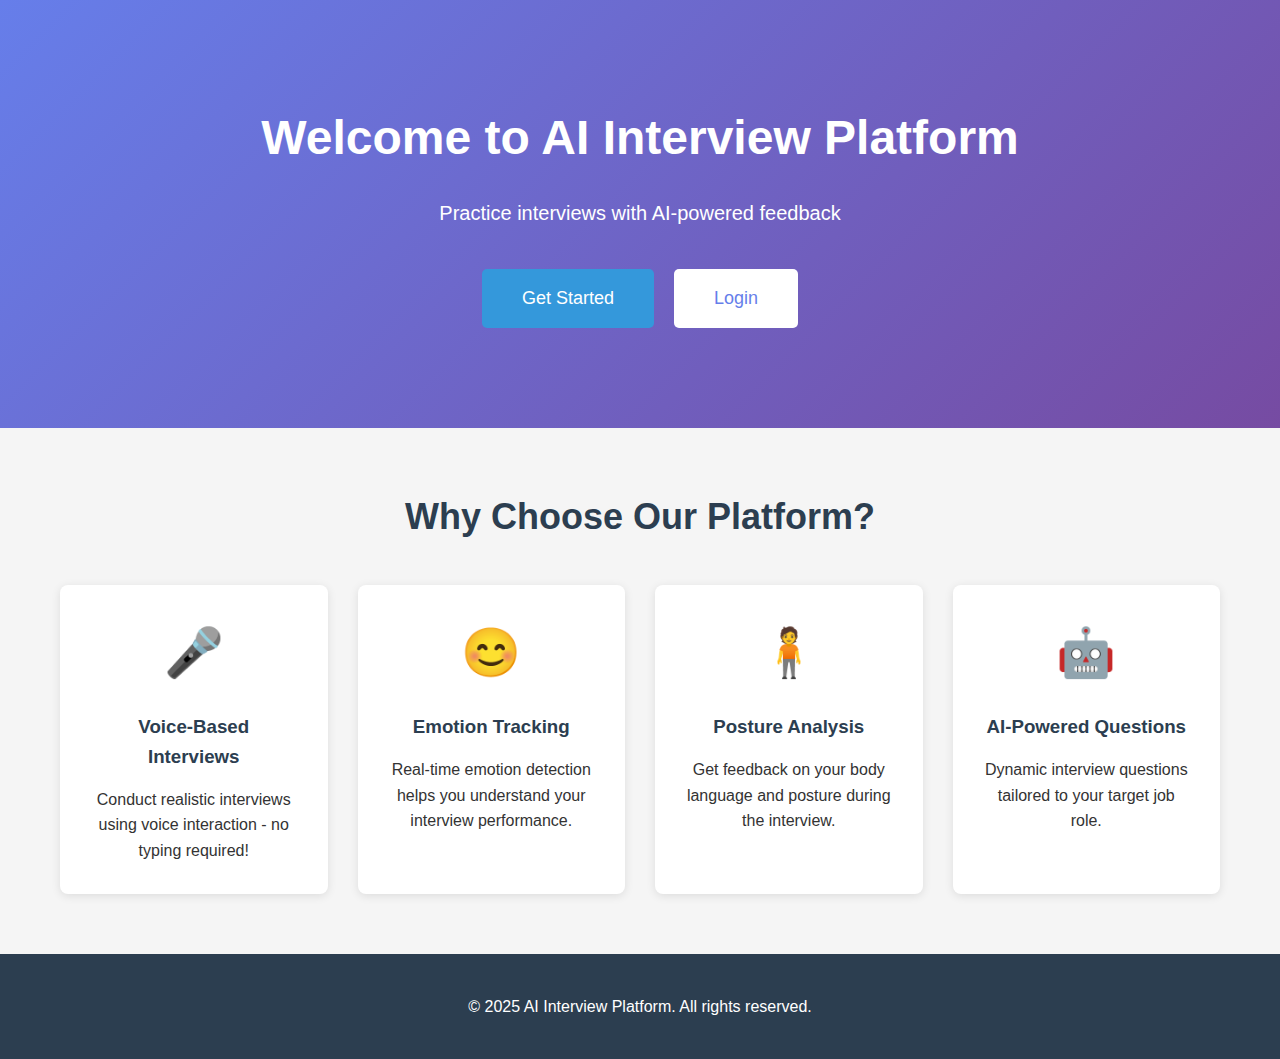
<file: frontend/index.html>
<!DOCTYPE html>
<html lang="en">
<head>
    <meta charset="UTF-8">
    <meta name="viewport" content="width=device-width, initial-scale=1.0">
    <title>AI Interview Platform</title>
    <link rel="stylesheet" href="css/styles.css">
</head>
<body>
    <!-- Hero Section -->
    <section class="hero">
        <h1>Welcome to AI Interview Platform</h1>
        <p>Practice interviews with AI-powered feedback</p>
        <div class="hero-buttons">
            <a href="signup.html" class="btn-primary">Get Started</a>
            <a href="login.html" class="btn-secondary">Login</a>
        </div>
    </section>

    <!-- Features Section -->
    <section class="features">
        <h2>Why Choose Our Platform?</h2>
        <div class="feature-grid">
            <div class="feature-card">
                <div class="feature-icon">🎤</div>
                <h3>Voice-Based Interviews</h3>
                <p>Conduct realistic interviews using voice interaction - no typing required!</p>
            </div>
            <div class="feature-card">
                <div class="feature-icon">😊</div>
                <h3>Emotion Tracking</h3>
                <p>Real-time emotion detection helps you understand your interview performance.</p>
            </div>
            <div class="feature-card">
                <div class="feature-icon">🧍</div>
                <h3>Posture Analysis</h3>
                <p>Get feedback on your body language and posture during the interview.</p>
            </div>
            <div class="feature-card">
                <div class="feature-icon">🤖</div>
                <h3>AI-Powered Questions</h3>
                <p>Dynamic interview questions tailored to your target job role.</p>
            </div>
        </div>
    </section>

    <!-- Footer -->
    <footer style="text-align: center; padding: 40px 20px; background: #2c3e50; color: white;">
        <p>&copy; 2025 AI Interview Platform. All rights reserved.</p>
    </footer>

    <script src="js/auth.js"></script>
    <script>
        // Check if user is already logged in
        window.addEventListener('DOMContentLoaded', async () => {
            const user = await checkAuth(true); // Skip redirect
            if (user) {
                // User is already logged in, redirect to home
                window.location.href = 'home.html';
            }
        });
    </script>
</body>
</html>
</file>
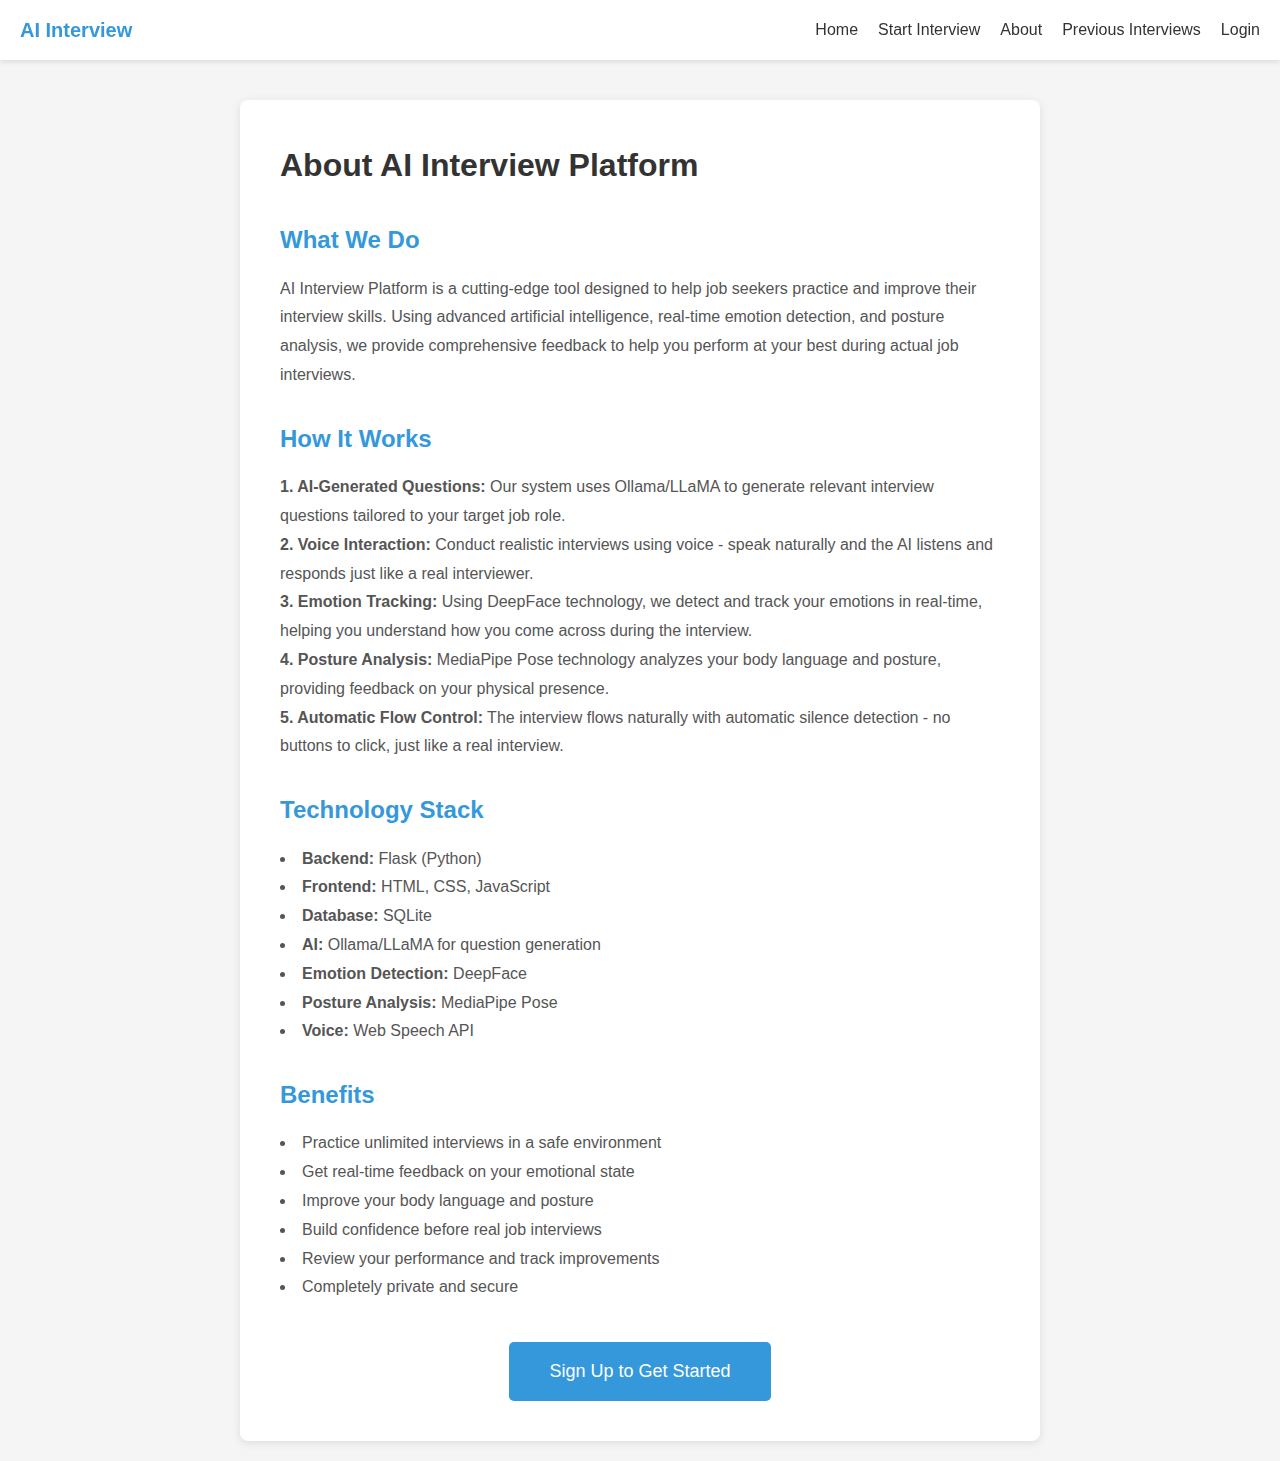
<file: frontend/about.html>
<!DOCTYPE html>
<html lang="en">
<head>
    <meta charset="UTF-8">
    <meta name="viewport" content="width=device-width, initial-scale=1.0">
    <title>About - AI Interview Platform</title>
    <link rel="stylesheet" href="css/styles.css">
</head>
<body>
    <!-- Navigation Bar -->
    <nav id="navbar">
        <div class="nav-brand">AI Interview</div>
        <ul class="nav-menu">
            <li><a href="home.html">Home</a></li>
            <li><a href="start_interview.html">Start Interview</a></li>
            <li><a href="about.html">About</a></li>
            <li><a href="previous_interviews.html">Previous Interviews</a></li>
            <li><a href="#" id="logoutLink" onclick="logout(); return false;">Logout</a></li>
        </ul>
    </nav>

    <!-- Main Content -->
    <div class="main-content">
        <div style="max-width: 800px; margin: 0 auto; background: white; padding: 40px; border-radius: 8px; box-shadow: 0 2px 10px rgba(0,0,0,0.1);">
            <h1 style="margin-bottom: 30px;">About AI Interview Platform</h1>

            <section style="margin-bottom: 30px;">
                <h2 style="color: #3498db; margin-bottom: 15px;">What We Do</h2>
                <p style="line-height: 1.8; color: #555;">
                    AI Interview Platform is a cutting-edge tool designed to help job seekers practice and improve their interview skills.
                    Using advanced artificial intelligence, real-time emotion detection, and posture analysis, we provide comprehensive
                    feedback to help you perform at your best during actual job interviews.
                </p>
            </section>

            <section style="margin-bottom: 30px;">
                <h2 style="color: #3498db; margin-bottom: 15px;">How It Works</h2>
                <div style="line-height: 1.8; color: #555;">
                    <p><strong>1. AI-Generated Questions:</strong> Our system uses Ollama/LLaMA to generate relevant interview questions
                    tailored to your target job role.</p>

                    <p><strong>2. Voice Interaction:</strong> Conduct realistic interviews using voice - speak naturally and the AI
                    listens and responds just like a real interviewer.</p>

                    <p><strong>3. Emotion Tracking:</strong> Using DeepFace technology, we detect and track your emotions in real-time,
                    helping you understand how you come across during the interview.</p>

                    <p><strong>4. Posture Analysis:</strong> MediaPipe Pose technology analyzes your body language and posture,
                    providing feedback on your physical presence.</p>

                    <p><strong>5. Automatic Flow Control:</strong> The interview flows naturally with automatic silence detection -
                    no buttons to click, just like a real interview.</p>
                </div>
            </section>

            <section style="margin-bottom: 30px;">
                <h2 style="color: #3498db; margin-bottom: 15px;">Technology Stack</h2>
                <div style="line-height: 1.8; color: #555;">
                    <ul style="list-style-position: inside;">
                        <li><strong>Backend:</strong> Flask (Python)</li>
                        <li><strong>Frontend:</strong> HTML, CSS, JavaScript</li>
                        <li><strong>Database:</strong> SQLite</li>
                        <li><strong>AI:</strong> Ollama/LLaMA for question generation</li>
                        <li><strong>Emotion Detection:</strong> DeepFace</li>
                        <li><strong>Posture Analysis:</strong> MediaPipe Pose</li>
                        <li><strong>Voice:</strong> Web Speech API</li>
                    </ul>
                </div>
            </section>

            <section style="margin-bottom: 30px;">
                <h2 style="color: #3498db; margin-bottom: 15px;">Benefits</h2>
                <div style="line-height: 1.8; color: #555;">
                    <ul style="list-style-position: inside;">
                        <li>Practice unlimited interviews in a safe environment</li>
                        <li>Get real-time feedback on your emotional state</li>
                        <li>Improve your body language and posture</li>
                        <li>Build confidence before real job interviews</li>
                        <li>Review your performance and track improvements</li>
                        <li>Completely private and secure</li>
                    </ul>
                </div>
            </section>

            <div style="text-align: center; margin-top: 40px;">
                <a href="#" id="ctaButton" class="cta-button">Start Practicing Now</a>
            </div>
        </div>
    </div>

    <script src="js/auth.js"></script>
    <script>
        // Check authentication and adjust UI
        window.addEventListener('DOMContentLoaded', async () => {
            const user = await checkAuth(true); // Skip redirect

            const ctaButton = document.getElementById('ctaButton');
            const logoutLink = document.getElementById('logoutLink');

            if (user) {
                // User is authenticated - link to start interview
                ctaButton.href = 'start_interview.html';
                ctaButton.textContent = 'Start Practicing Now';
            } else {
                // User not authenticated - link to signup
                ctaButton.href = 'signup.html';
                ctaButton.textContent = 'Sign Up to Get Started';

                // Hide logout link, show login
                logoutLink.innerHTML = '<a href="login.html">Login</a>';
            }
        });
    </script>
</body>
</html>
</file>
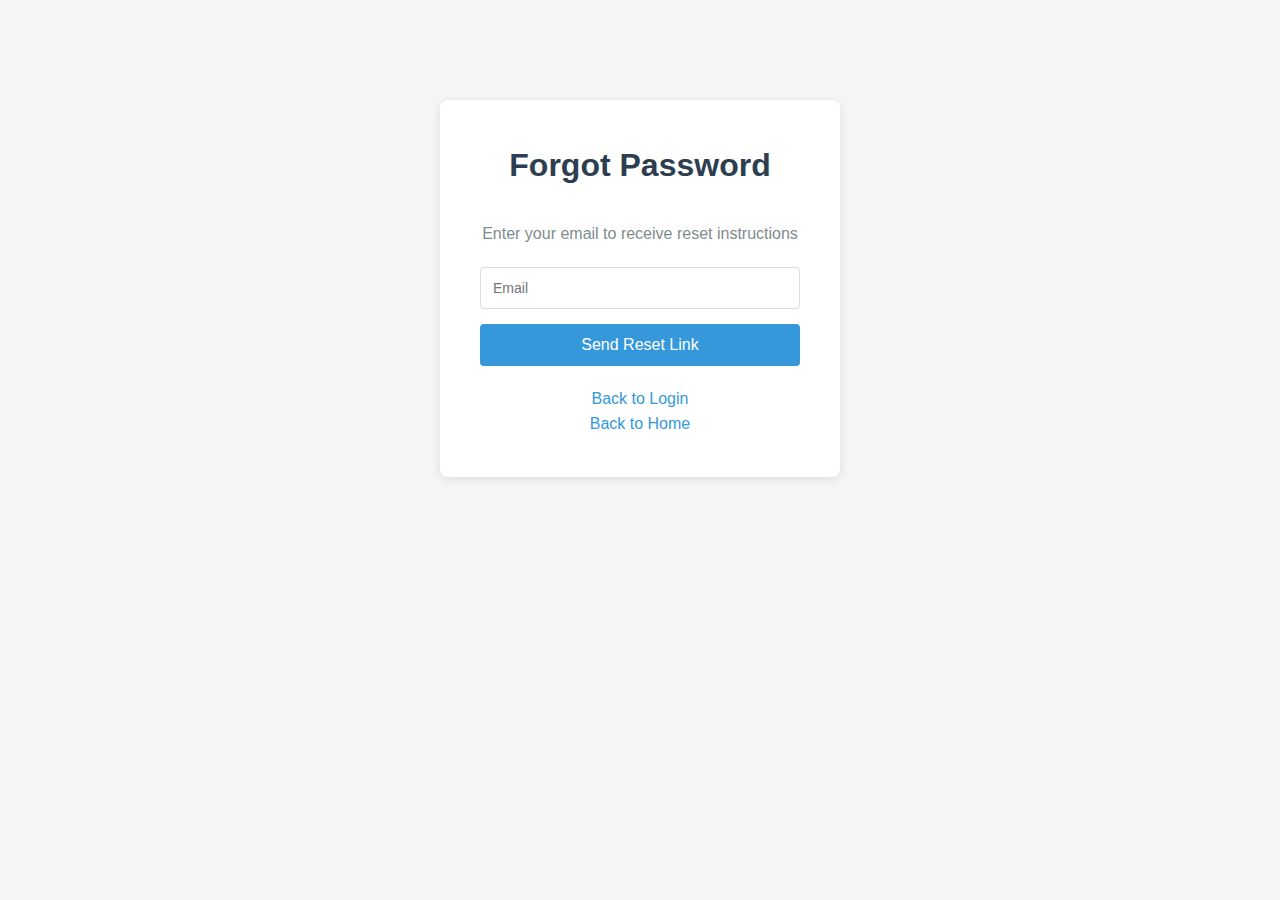
<file: frontend/forgot_password.html>
<!DOCTYPE html>
<html lang="en">
<head>
    <meta charset="UTF-8">
    <meta name="viewport" content="width=device-width, initial-scale=1.0">
    <title>Forgot Password - AI Interview Platform</title>
    <link rel="stylesheet" href="css/styles.css">
</head>
<body>
    <div class="form-container">
        <h1>Forgot Password</h1>
        <p style="text-align: center; margin-bottom: 20px; color: #7f8c8d;">
            Enter your email to receive reset instructions
        </p>
        <form id="forgotPasswordForm">
            <input type="email" id="email" placeholder="Email" required>
            <div id="message" style="display: none;"></div>
            <button type="submit" id="submitBtn">Send Reset Link</button>
        </form>
        <div class="form-links">
            <p><a href="login.html">Back to Login</a></p>
            <p><a href="index.html">Back to Home</a></p>
        </div>
    </div>

    <script src="js/auth.js"></script>
    <script>
        const form = document.getElementById('forgotPasswordForm');
        const submitBtn = document.getElementById('submitBtn');

        form.addEventListener('submit', async (e) => {
            e.preventDefault();

            const email = document.getElementById('email').value.trim();

            // Validate email
            if (!email || !validateEmail(email)) {
                displayError('message', 'Please enter a valid email address');
                return;
            }

            // Disable submit button
            submitBtn.disabled = true;
            submitBtn.textContent = 'Sending...';

            try {
                const response = await fetch(`${BASE_URL}/auth/forgot-password`, {
                    method: 'POST',
                    headers: {
                        'Content-Type': 'application/json'
                    },
                    credentials: 'include',
                    body: JSON.stringify({ email })
                });

                const data = await response.json();

                if (response.ok) {
                    // Display success message
                    displaySuccess('message', 'If your email is registered, you\'ll receive reset instructions shortly');

                    // Clear email field
                    document.getElementById('email').value = '';

                    // Change button text
                    submitBtn.textContent = 'Sent!';

                    // Wait 2 seconds then redirect to login
                    setTimeout(() => {
                        window.location.href = 'login.html';
                    }, 2000);
                } else {
                    displayError('message', data.error || 'Request failed. Please try again.');
                    submitBtn.disabled = false;
                    submitBtn.textContent = 'Send Reset Link';
                }
            } catch (error) {
                console.error('Forgot password error:', error);
                displayError('message', 'Connection error. Please check your network.');
                submitBtn.disabled = false;
                submitBtn.textContent = 'Send Reset Link';
            }
        });
    </script>
</body>
</html>
</file>
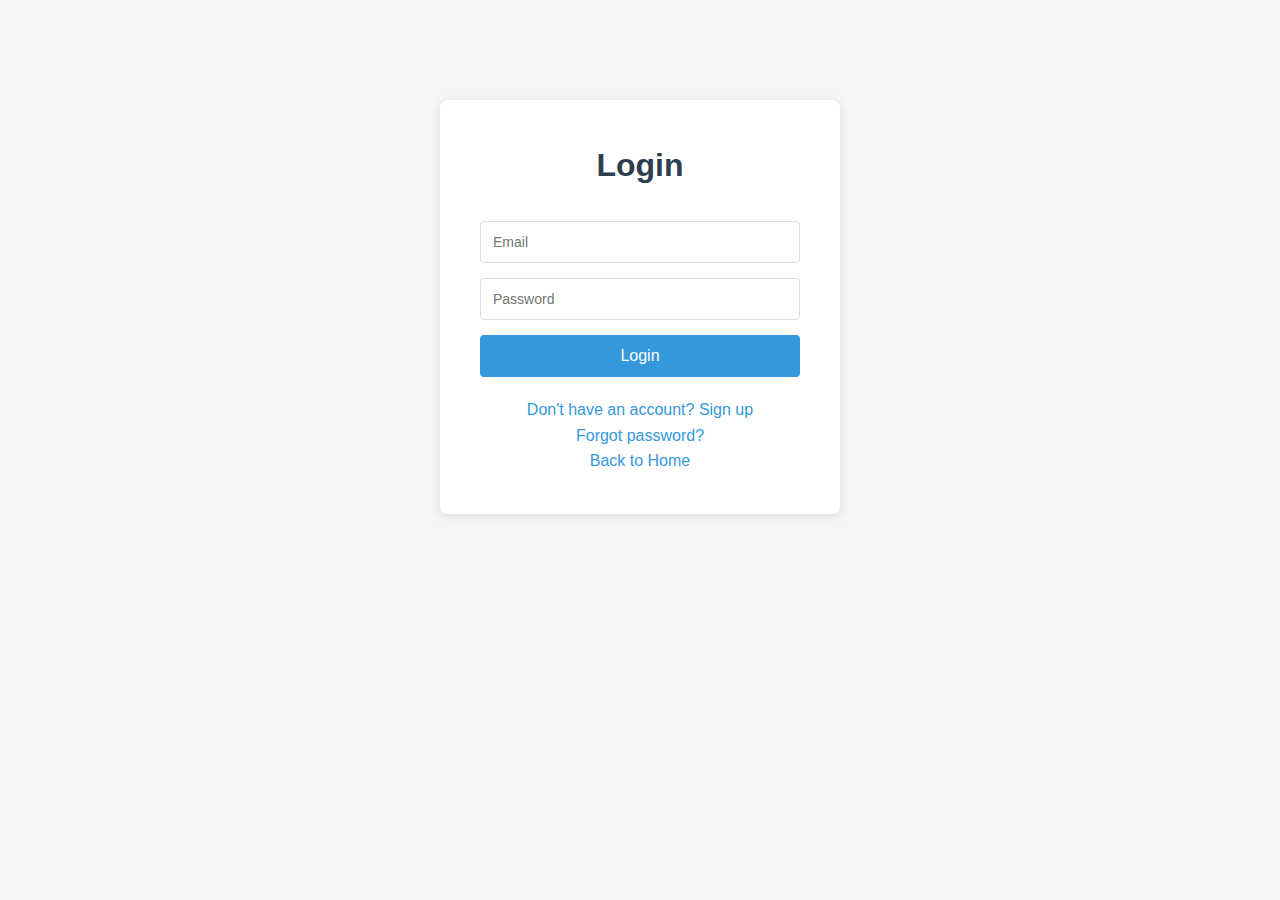
<file: frontend/home.html>
<!DOCTYPE html>
<html lang="en">
<head>
    <meta charset="UTF-8">
    <meta name="viewport" content="width=device-width, initial-scale=1.0">
    <title>Home - AI Interview Platform</title>
    <link rel="stylesheet" href="css/styles.css">
</head>
<body>
    <!-- Navigation Bar -->
    <nav>
        <div class="nav-brand">AI Interview</div>
        <ul class="nav-menu">
            <li><a href="home.html">Home</a></li>
            <li><a href="start_interview.html">Start Interview</a></li>
            <li><a href="about.html">About</a></li>
            <li><a href="previous_interviews.html">Previous Interviews</a></li>
            <li><a href="#" onclick="logout(); return false;">Logout</a></li>
        </ul>
    </nav>

    <!-- Main Content -->
    <div class="main-content">
        <!-- Welcome Section -->
        <div class="welcome-section">
            <h1 id="welcomeMessage">Welcome back!</h1>
            <p>Ready to practice your interview skills?</p>
        </div>

        <!-- Stats Cards -->
        <div class="stats-grid">
            <div class="stat-card">
                <h3 id="totalInterviews">0</h3>
                <p>Total Interviews</p>
            </div>
            <div class="stat-card">
                <h3 id="lastInterview">None yet</h3>
                <p>Last Interview</p>
            </div>
            <div class="stat-card">
                <h3 id="avgEmotion">N/A</h3>
                <p>Recent Performance</p>
            </div>
        </div>

        <!-- CTA Button -->
        <div style="text-align: center; margin: 40px 0;">
            <a href="start_interview.html" class="cta-button">Start New Interview</a>
        </div>

        <!-- Recent Interviews -->
        <div style="background: white; padding: 30px; border-radius: 8px; box-shadow: 0 2px 10px rgba(0,0,0,0.1);">
            <h2 style="margin-bottom: 20px;">Recent Interviews</h2>
            <div id="recentInterviews">
                <p style="color: #7f8c8d;">No interviews yet. Start your first interview!</p>
            </div>
            <div style="text-align: center; margin-top: 20px;">
                <a href="previous_interviews.html" style="color: #3498db; text-decoration: none;">View All Interviews →</a>
            </div>
        </div>
    </div>

    <script src="js/auth.js"></script>
    <script>
        let currentUser = null;

        // Initialize page
        window.addEventListener('DOMContentLoaded', async () => {
            // Check authentication
            currentUser = await checkAuth();

            if (currentUser) {
                // Update welcome message
                document.getElementById('welcomeMessage').textContent = `Welcome back, ${currentUser.full_name}!`;

                // Load interview history
                await loadInterviewHistory();
            }
        });

        async function loadInterviewHistory() {
            try {
                const response = await fetch(`${BASE_URL}/api/interview/history`, {
                    method: 'GET',
                    credentials: 'include'
                });

                const data = await response.json();

                if (response.ok && data.success) {
                    const interviews = data.interviews;

                    // Update stats
                    document.getElementById('totalInterviews').textContent = interviews.length;

                    if (interviews.length > 0) {
                        // Last interview date
                        const lastDate = new Date(interviews[0].started_at);
                        document.getElementById('lastInterview').textContent = lastDate.toLocaleDateString();

                        // Average emotion (most common)
                        const emotions = interviews.map(i => i.overall_emotion);
                        const mostCommon = getMostFrequent(emotions);
                        document.getElementById('avgEmotion').textContent = mostCommon;

                        // Display recent interviews (last 3)
                        displayRecentInterviews(interviews.slice(0, 3));
                    }
                }
            } catch (error) {
                console.error('Failed to load interview history:', error);
            }
        }

        function getMostFrequent(arr) {
            const counts = {};
            let maxCount = 0;
            let mostFrequent = 'N/A';

            for (const item of arr) {
                counts[item] = (counts[item] || 0) + 1;
                if (counts[item] > maxCount) {
                    maxCount = counts[item];
                    mostFrequent = item;
                }
            }

            return mostFrequent;
        }

        function displayRecentInterviews(interviews) {
            const container = document.getElementById('recentInterviews');

            if (interviews.length === 0) {
                return;
            }

            container.innerHTML = interviews.map(interview => {
                const date = new Date(interview.started_at);
                return `
                    <div class="interview-card" style="margin-bottom: 15px;">
                        <h3>${interview.job_role}</h3>
                        <p>Date: ${date.toLocaleDateString()} ${date.toLocaleTimeString()}</p>
                        <p>Emotion: <strong>${interview.overall_emotion}</strong></p>
                        <p>Posture: <strong>${interview.overall_posture}</strong></p>
                    </div>
                `;
            }).join('');
        }
    </script>
</body>
</html>
</file>
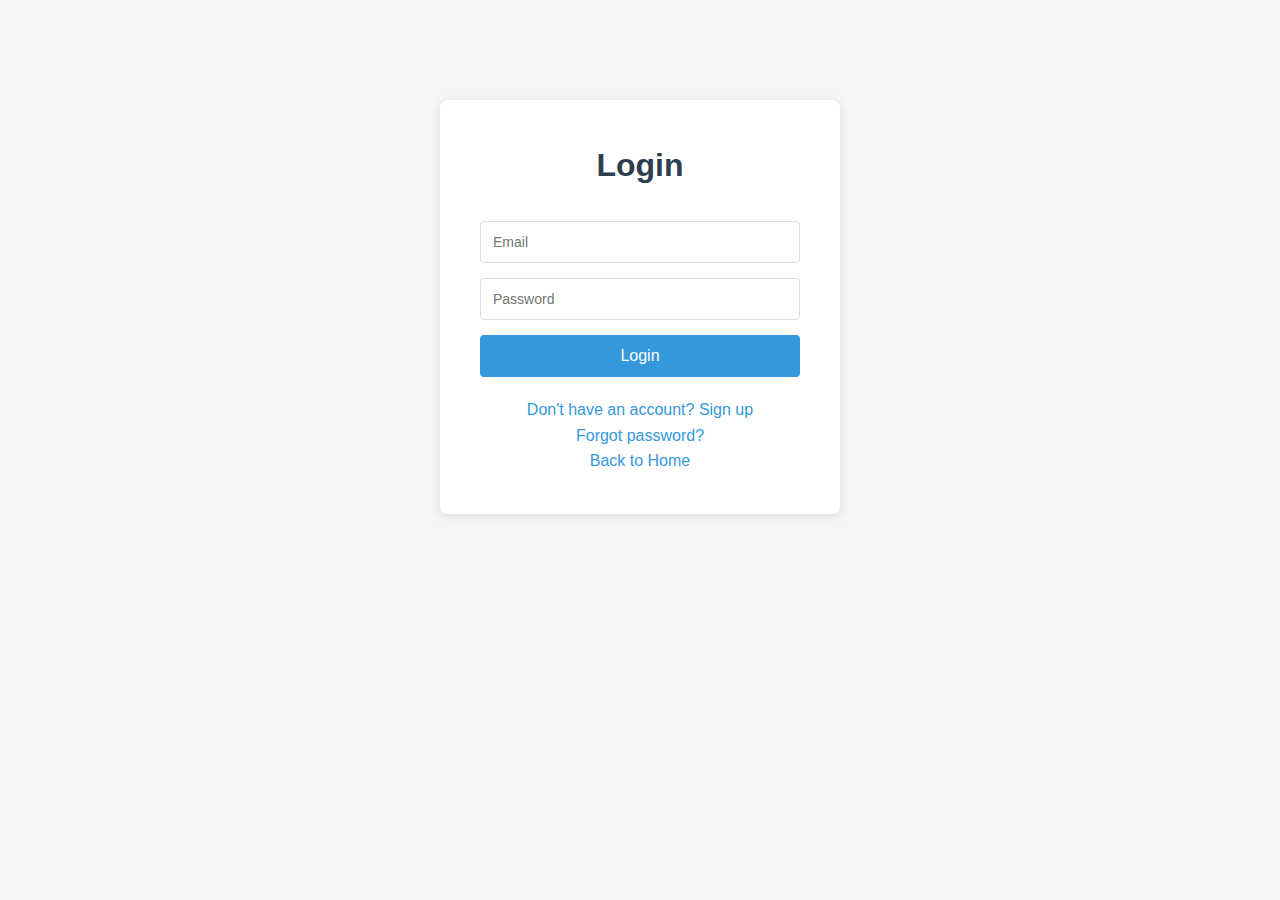
<file: frontend/login.html>
<!DOCTYPE html>
<html lang="en">
<head>
    <meta charset="UTF-8">
    <meta name="viewport" content="width=device-width, initial-scale=1.0">
    <title>Login - AI Interview Platform</title>
    <link rel="stylesheet" href="css/styles.css">
</head>
<body>
    <div class="form-container">
        <h1>Login</h1>
        <form id="loginForm">
            <input type="email" id="email" placeholder="Email" required>
            <input type="password" id="password" placeholder="Password" required>
            <div id="error-message" style="display: none;"></div>
            <button type="submit" id="submitBtn">Login</button>
        </form>
        <div class="form-links">
            <p><a href="signup.html">Don't have an account? Sign up</a></p>
            <p><a href="forgot_password.html">Forgot password?</a></p>
            <p><a href="index.html">Back to Home</a></p>
        </div>
    </div>

    <script src="js/auth.js"></script>
    <script>
        const form = document.getElementById('loginForm');
        const submitBtn = document.getElementById('submitBtn');

        form.addEventListener('submit', async (e) => {
            e.preventDefault();

            const email = document.getElementById('email').value.trim();
            const password = document.getElementById('password').value;

            // Client-side validation
            if (!email || !validateEmail(email)) {
                displayError('error-message', 'Please enter a valid email address');
                return;
            }

            if (!password) {
                displayError('error-message', 'Please enter your password');
                return;
            }

            // Disable submit button
            submitBtn.disabled = true;
            submitBtn.textContent = 'Logging in...';

            try {
                const response = await fetch(`${BASE_URL}/auth/login`, {
                    method: 'POST',
                    headers: {
                        'Content-Type': 'application/json'
                    },
                    credentials: 'include',
                    body: JSON.stringify({ email, password })
                });

                const data = await response.json();

                if (response.ok && data.success) {
                    // Store user data in sessionStorage
                    sessionStorage.setItem('user', JSON.stringify(data.user));

                    // Redirect to home
                    window.location.href = 'home.html';
                } else {
                    // Display error
                    displayError('error-message', data.error || 'Login failed. Please try again.');

                    // Clear password field
                    document.getElementById('password').value = '';

                    // Re-enable submit button
                    submitBtn.disabled = false;
                    submitBtn.textContent = 'Login';
                }
            } catch (error) {
                console.error('Login error:', error);
                displayError('error-message', 'Connection error. Please check your network.');

                // Re-enable submit button
                submitBtn.disabled = false;
                submitBtn.textContent = 'Login';
            }
        });
    </script>
</body>
</html>
</file>
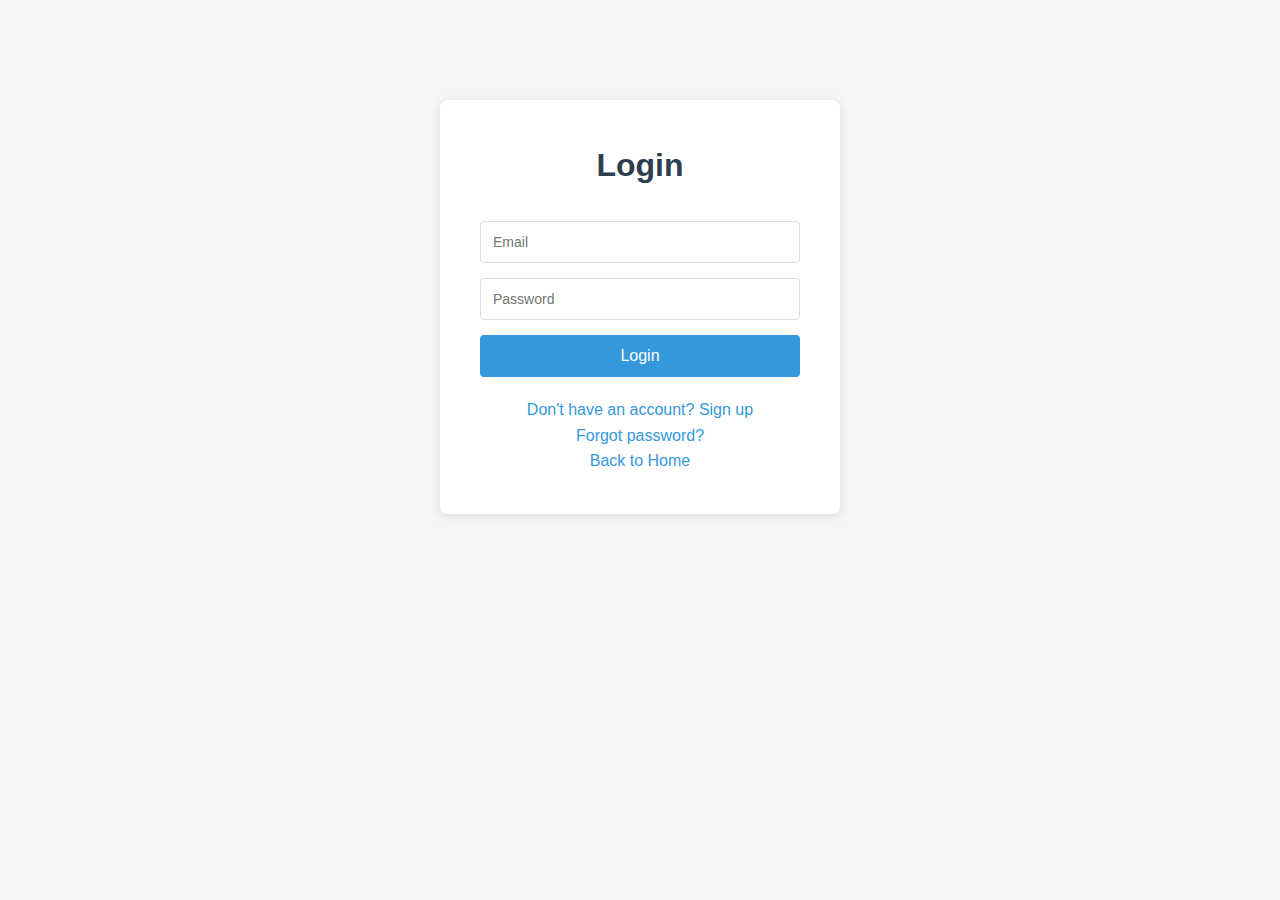
<file: frontend/previous_interviews.html>
<!DOCTYPE html>
<html lang="en">
<head>
    <meta charset="UTF-8">
    <meta name="viewport" content="width=device-width, initial-scale=1.0">
    <title>Previous Interviews - AI Interview Platform</title>
    <link rel="stylesheet" href="css/styles.css">
</head>
<body>
    <!-- Navigation Bar -->
    <nav>
        <div class="nav-brand">AI Interview</div>
        <ul class="nav-menu">
            <li><a href="home.html">Home</a></li>
            <li><a href="start_interview.html">Start Interview</a></li>
            <li><a href="about.html">About</a></li>
            <li><a href="previous_interviews.html">Previous Interviews</a></li>
            <li><a href="#" onclick="logout(); return false;">Logout</a></li>
        </ul>
    </nav>

    <!-- Main Content -->
    <div class="main-content">
        <h1 style="margin-bottom: 30px;">Your Interview History</h1>

        <!-- Filter/Sort Controls -->
        <div style="background: white; padding: 20px; border-radius: 8px; box-shadow: 0 2px 10px rgba(0,0,0,0.1); margin-bottom: 20px;">
            <label for="sortSelect" style="margin-right: 10px; font-weight: bold;">Sort by:</label>
            <select id="sortSelect" style="padding: 8px; border: 1px solid #ddd; border-radius: 4px;">
                <option value="date-desc">Date (Newest First)</option>
                <option value="date-asc">Date (Oldest First)</option>
                <option value="role-asc">Job Role (A-Z)</option>
            </select>
        </div>

        <!-- Interviews Container -->
        <div id="interviewsContainer" class="interviews-container"></div>

        <!-- Empty State -->
        <div id="emptyState" class="empty-state" style="display: none;">
            <h3>No interviews yet. Start your first interview!</h3>
            <a href="start_interview.html" class="cta-button" style="margin-top: 20px;">Start Interview</a>
        </div>
    </div>

    <!-- Interview Detail Modal -->
    <div id="detailModal" class="modal">
        <div class="modal-content">
            <span class="modal-close" id="modalClose">&times;</span>

            <h2 id="modalTitle">Interview Details</h2>
            <div id="modalInfo" style="margin-bottom: 20px; color: #7f8c8d;"></div>

            <!-- Tabs -->
            <div class="modal-tabs">
                <button class="modal-tab active" data-tab="qa">Questions & Answers</button>
                <button class="modal-tab" data-tab="emotion">Emotion Timeline</button>
                <button class="modal-tab" data-tab="posture">Posture Summary</button>
            </div>

            <!-- Tab Content -->
            <div id="qaTab" class="tab-content active"></div>
            <div id="emotionTab" class="tab-content"></div>
            <div id="postureTab" class="tab-content"></div>
        </div>
    </div>

    <script src="js/auth.js"></script>
    <script>
        let allInterviews = [];

        // Initialize page
        window.addEventListener('DOMContentLoaded', async () => {
            // Check authentication
            await checkAuth();

            // Load interview history
            await loadInterviewHistory();

            // Setup sort dropdown
            document.getElementById('sortSelect').addEventListener('change', (e) => {
                sortAndRenderInterviews(e.target.value);
            });

            // Setup modal close
            document.getElementById('modalClose').addEventListener('click', closeModal);

            // Setup modal tabs
            const tabs = document.querySelectorAll('.modal-tab');
            tabs.forEach(tab => {
                tab.addEventListener('click', () => {
                    // Remove active from all tabs
                    tabs.forEach(t => t.classList.remove('active'));
                    document.querySelectorAll('.tab-content').forEach(tc => tc.classList.remove('active'));

                    // Add active to clicked tab
                    tab.classList.add('active');
                    const tabName = tab.getAttribute('data-tab');
                    document.getElementById(tabName + 'Tab').classList.add('active');
                });
            });

            // Close modal on overlay click
            document.getElementById('detailModal').addEventListener('click', (e) => {
                if (e.target.id === 'detailModal') {
                    closeModal();
                }
            });
        });

        async function loadInterviewHistory() {
            try {
                const response = await fetch(`${BASE_URL}/api/interview/history`, {
                    method: 'GET',
                    credentials: 'include'
                });

                const data = await response.json();

                if (response.ok && data.success) {
                    allInterviews = data.interviews;
                    sortAndRenderInterviews('date-desc');
                }
            } catch (error) {
                console.error('Failed to load interview history:', error);
            }
        }

        function sortAndRenderInterviews(sortType) {
            let sorted = [...allInterviews];

            if (sortType === 'date-desc') {
                sorted.sort((a, b) => new Date(b.started_at) - new Date(a.started_at));
            } else if (sortType === 'date-asc') {
                sorted.sort((a, b) => new Date(a.started_at) - new Date(b.started_at));
            } else if (sortType === 'role-asc') {
                sorted.sort((a, b) => a.job_role.localeCompare(b.job_role));
            }

            renderInterviews(sorted);
        }

        function renderInterviews(interviews) {
            const container = document.getElementById('interviewsContainer');
            const emptyState = document.getElementById('emptyState');

            if (interviews.length === 0) {
                container.innerHTML = '';
                emptyState.style.display = 'block';
                return;
            }

            emptyState.style.display = 'none';

            container.innerHTML = interviews.map(interview => {
                const date = new Date(interview.started_at);
                const duration = calculateDuration(interview.started_at, interview.ended_at);

                return `
                    <div class="interview-card" onclick="viewInterviewDetails(${interview.id})">
                        <h3>${interview.job_role}</h3>
                        <p>Date: ${formatDate(date)}</p>
                        <p>Duration: ${duration}</p>
                        <p>Emotion: <strong style="color: #3498db;">${interview.overall_emotion}</strong></p>
                        <p>Posture: <strong style="color: #27ae60;">${interview.overall_posture}</strong></p>
                        <button class="view-details-btn">View Details</button>
                    </div>
                `;
            }).join('');
        }

        function formatDate(date) {
            return date.toLocaleDateString('en-US', {
                year: 'numeric',
                month: 'short',
                day: 'numeric',
                hour: '2-digit',
                minute: '2-digit'
            });
        }

        function calculateDuration(startString, endString) {
            if (!endString) return 'N/A';

            const start = new Date(startString);
            const end = new Date(endString);
            const minutes = Math.round((end - start) / 60000);

            return `${minutes} minute${minutes !== 1 ? 's' : ''}`;
        }

        async function viewInterviewDetails(interviewId) {
            try {
                const response = await fetch(`${BASE_URL}/api/interview/details/${interviewId}`, {
                    method: 'GET',
                    credentials: 'include'
                });

                const data = await response.json();

                if (response.ok && data.success) {
                    displayInterviewDetails(data.interview);
                } else {
                    alert('Failed to load interview details');
                }
            } catch (error) {
                console.error('Failed to load interview details:', error);
                alert('Connection error. Please try again.');
            }
        }

        function displayInterviewDetails(interview) {
            // Update modal title and info
            document.getElementById('modalTitle').textContent = `${interview.job_role} Interview`;

            const startDate = new Date(interview.started_at);
            const duration = calculateDuration(interview.started_at, interview.ended_at);

            document.getElementById('modalInfo').innerHTML = `
                Date: ${formatDate(startDate)} | Duration: ${duration}<br>
                Overall Emotion: ${interview.overall_emotion} | Overall Posture: ${interview.overall_posture}
            `;

            // Populate Q&A tab
            const qaTab = document.getElementById('qaTab');
            qaTab.innerHTML = interview.qa_pairs.map((qa, index) => `
                <div style="margin-bottom: 20px; padding: 15px; background: #f9f9f9; border-radius: 5px;">
                    <h4 style="color: #3498db; margin-bottom: 10px;">Question ${index + 1}:</h4>
                    <p style="margin-bottom: 10px;">${qa.question}</p>
                    <h4 style="color: #27ae60; margin-bottom: 10px;">Your Answer:</h4>
                    <p>${qa.answer}</p>
                </div>
            `).join('');

            // Populate Emotion tab
            const emotionTab = document.getElementById('emotionTab');
            if (interview.emotion_timeline.length > 0) {
                emotionTab.innerHTML = `
                    <div style="max-height: 400px; overflow-y: auto;">
                        ${interview.emotion_timeline.map(e => `
                            <div style="padding: 10px; border-bottom: 1px solid #eee;">
                                <strong>${e.emotion}</strong> (${Math.round(e.confidence)}%) - ${new Date(e.timestamp).toLocaleTimeString()}
                            </div>
                        `).join('')}
                    </div>
                `;
            } else {
                emotionTab.innerHTML = '<p>No emotion data available</p>';
            }

            // Populate Posture tab
            const postureTab = document.getElementById('postureTab');
            const totalPostures = interview.posture_summary.good_count + interview.posture_summary.average_count + interview.posture_summary.poor_count;

            if (totalPostures > 0) {
                const goodPercent = Math.round((interview.posture_summary.good_count / totalPostures) * 100);
                const avgPercent = Math.round((interview.posture_summary.average_count / totalPostures) * 100);
                const poorPercent = Math.round((interview.posture_summary.poor_count / totalPostures) * 100);

                postureTab.innerHTML = `
                    <div style="padding: 20px;">
                        <h3>Posture Distribution</h3>
                        <div style="margin: 20px 0;">
                            <div style="margin-bottom: 15px;">
                                <strong>Good 🧍:</strong> ${interview.posture_summary.good_count} times (${goodPercent}%)
                                <div style="background: #27ae60; height: 20px; width: ${goodPercent}%; border-radius: 5px; margin-top: 5px;"></div>
                            </div>
                            <div style="margin-bottom: 15px;">
                                <strong>Average 🙂:</strong> ${interview.posture_summary.average_count} times (${avgPercent}%)
                                <div style="background: #f39c12; height: 20px; width: ${avgPercent}%; border-radius: 5px; margin-top: 5px;"></div>
                            </div>
                            <div style="margin-bottom: 15px;">
                                <strong>Poor 🪑:</strong> ${interview.posture_summary.poor_count} times (${poorPercent}%)
                                <div style="background: #e74c3c; height: 20px; width: ${poorPercent}%; border-radius: 5px; margin-top: 5px;"></div>
                            </div>
                        </div>
                    </div>
                `;
            } else {
                postureTab.innerHTML = '<p>No posture data available</p>';
            }

            // Show modal
            document.getElementById('detailModal').style.display = 'block';
        }

        function closeModal() {
            document.getElementById('detailModal').style.display = 'none';

            // Reset to first tab
            document.querySelectorAll('.modal-tab').forEach(t => t.classList.remove('active'));
            document.querySelectorAll('.tab-content').forEach(tc => tc.classList.remove('active'));
            document.querySelector('.modal-tab[data-tab="qa"]').classList.add('active');
            document.getElementById('qaTab').classList.add('active');
        }
    </script>
</body>
</html>
</file>
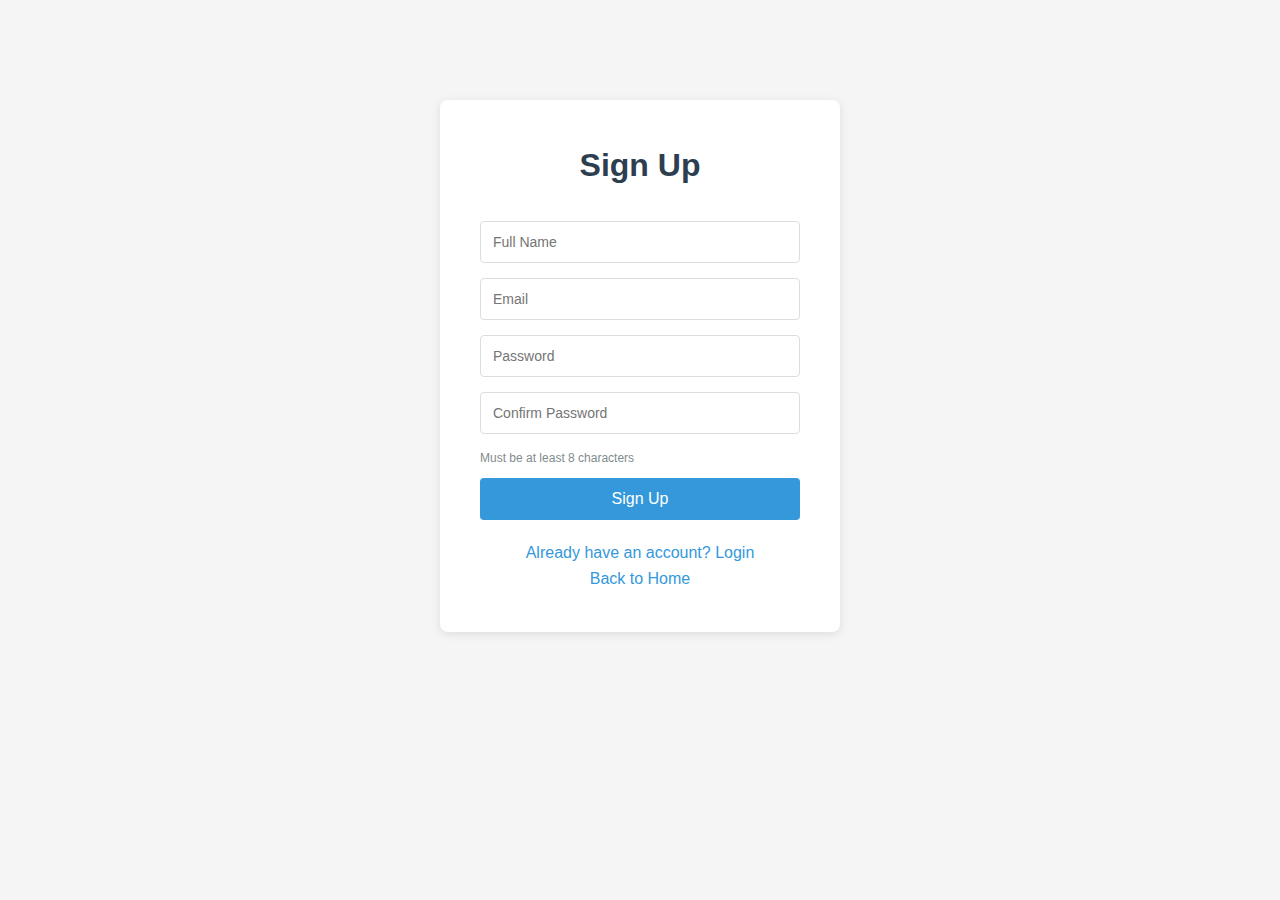
<file: frontend/signup.html>
<!DOCTYPE html>
<html lang="en">
<head>
    <meta charset="UTF-8">
    <meta name="viewport" content="width=device-width, initial-scale=1.0">
    <title>Sign Up - AI Interview Platform</title>
    <link rel="stylesheet" href="css/styles.css">
</head>
<body>
    <div class="form-container">
        <h1>Sign Up</h1>
        <form id="signupForm">
            <input type="text" id="fullName" placeholder="Full Name" required minlength="2">
            <input type="email" id="email" placeholder="Email" required>
            <input type="password" id="password" placeholder="Password" required minlength="8">
            <input type="password" id="confirmPassword" placeholder="Confirm Password" required>
            <p class="small-text">Must be at least 8 characters</p>
            <div id="error-message" style="display: none;"></div>
            <div id="success-message" style="display: none;"></div>
            <button type="submit" id="submitBtn">Sign Up</button>
        </form>
        <div class="form-links">
            <p><a href="login.html">Already have an account? Login</a></p>
            <p><a href="index.html">Back to Home</a></p>
        </div>
    </div>

    <script src="js/auth.js"></script>
    <script>
        const form = document.getElementById('signupForm');
        const submitBtn = document.getElementById('submitBtn');

        form.addEventListener('submit', async (e) => {
            e.preventDefault();

            const fullName = document.getElementById('fullName').value.trim();
            const email = document.getElementById('email').value.trim();
            const password = document.getElementById('password').value;
            const confirmPassword = document.getElementById('confirmPassword').value;

            // Client-side validation
            if (!fullName || fullName.length < 2) {
                displayError('error-message', 'Full name must be at least 2 characters');
                return;
            }

            if (!email || !validateEmail(email)) {
                displayError('error-message', 'Please enter a valid email address');
                return;
            }

            if (!password || password.length < 8) {
                displayError('error-message', 'Password must be at least 8 characters');
                return;
            }

            if (password !== confirmPassword) {
                displayError('error-message', 'Passwords do not match');
                return;
            }

            // Disable submit button
            submitBtn.disabled = true;
            submitBtn.textContent = 'Creating account...';

            try {
                const response = await fetch(`${BASE_URL}/auth/signup`, {
                    method: 'POST',
                    headers: {
                        'Content-Type': 'application/json'
                    },
                    credentials: 'include',
                    body: JSON.stringify({
                        email,
                        password,
                        full_name: fullName
                    })
                });

                const data = await response.json();

                if (response.ok && data.success) {
                    // Display success message
                    displaySuccess('success-message', 'Account created! Redirecting to login...');

                    // Wait 2 seconds then redirect
                    setTimeout(() => {
                        window.location.href = 'login.html';
                    }, 2000);
                } else {
                    // Display error
                    displayError('error-message', data.error || 'Signup failed. Please try again.');

                    // Clear password fields
                    document.getElementById('password').value = '';
                    document.getElementById('confirmPassword').value = '';

                    // Re-enable submit button
                    submitBtn.disabled = false;
                    submitBtn.textContent = 'Sign Up';
                }
            } catch (error) {
                console.error('Signup error:', error);
                displayError('error-message', 'Connection error. Please check your network.');

                // Re-enable submit button
                submitBtn.disabled = false;
                submitBtn.textContent = 'Sign Up';
            }
        });
    </script>
</body>
</html>
</file>
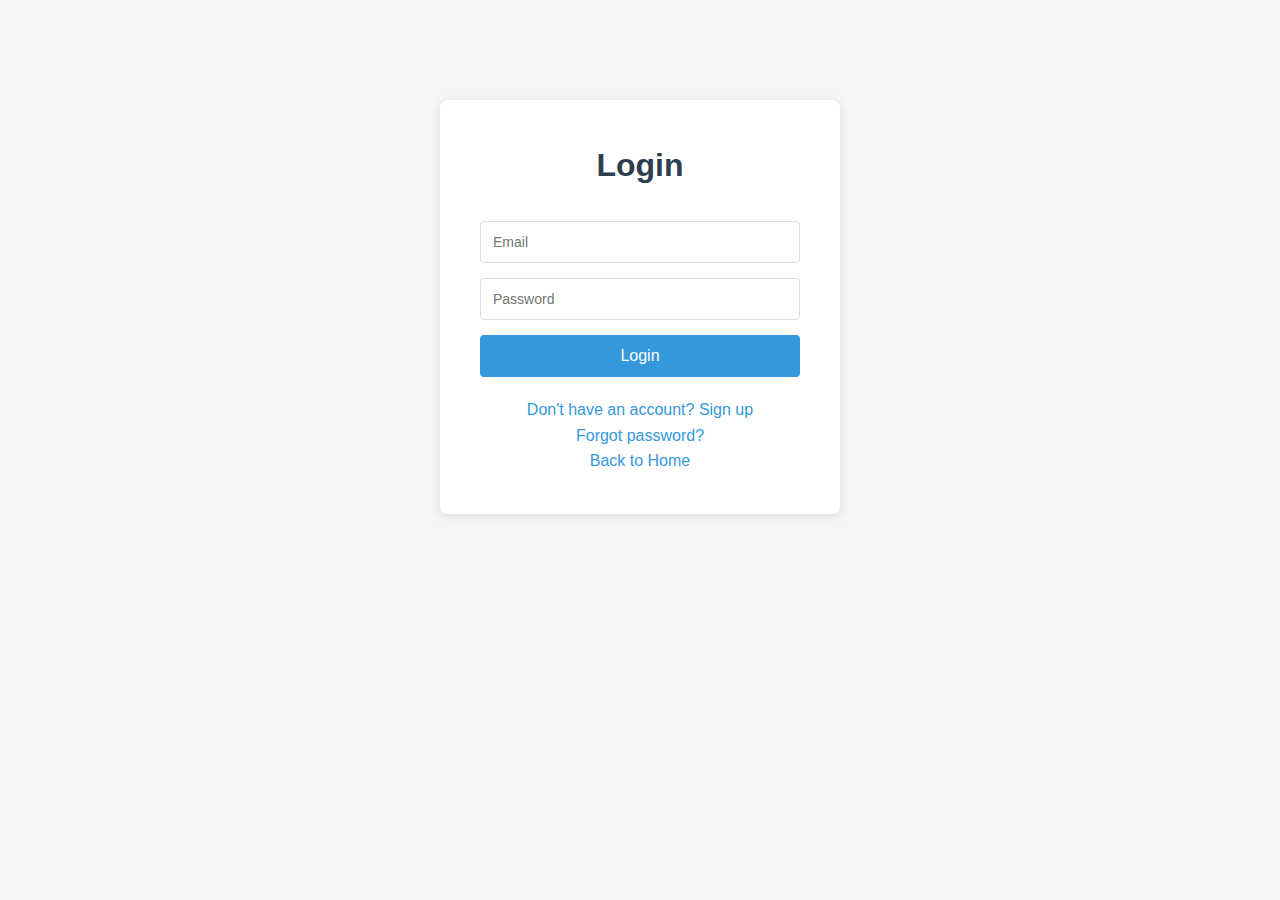
<file: frontend/start_interview.html>
<!DOCTYPE html>
<html lang="en">
<head>
    <meta charset="UTF-8">
    <meta name="viewport" content="width=device-width, initial-scale=1.0">
    <title>Start Interview - AI Interview Platform</title>
    <link rel="stylesheet" href="css/styles.css">
</head>
<body>
    <!-- Navigation Bar -->
    <nav>
        <div class="nav-brand">AI Interview</div>
        <ul class="nav-menu">
            <li><a href="home.html">Home</a></li>
            <li><a href="start_interview.html">Start Interview</a></li>
            <li><a href="about.html">About</a></li>
            <li><a href="previous_interviews.html">Previous Interviews</a></li>
            <li><a href="#" onclick="logout(); return false;">Logout</a></li>
        </ul>
    </nav>

    <!-- Main Content -->
    <div class="main-content">
        <div style="max-width: 600px; margin: 0 auto;">
            <h1 style="text-align: center; margin-bottom: 30px;">Start New Interview</h1>

            <!-- Step 1: Job Role -->
            <div style="background: white; padding: 30px; border-radius: 8px; box-shadow: 0 2px 10px rgba(0,0,0,0.1); margin-bottom: 20px;">
                <h3>Step 1: Enter Job Role</h3>
                <input type="text" id="jobRole" placeholder="e.g., Software Engineer" required
                       style="width: 100%; padding: 12px; margin-top: 10px; border: 1px solid #ddd; border-radius: 4px; font-size: 14px;">
            </div>

            <!-- Step 2: Camera Preview -->
            <div style="background: white; padding: 30px; border-radius: 8px; box-shadow: 0 2px 10px rgba(0,0,0,0.1); margin-bottom: 20px;">
                <h3>Step 2: Camera Preview</h3>
                <video id="cameraPreview" class="camera-preview" autoplay muted style="margin-top: 10px; transform: scaleX(-1);"></video>
                <p id="cameraStatus" class="status-text">Requesting camera access...</p>
            </div>

            <!-- Step 3: Microphone Test -->
            <div style="background: white; padding: 30px; border-radius: 8px; box-shadow: 0 2px 10px rgba(0,0,0,0.1); margin-bottom: 20px;">
                <h3>Step 3: Microphone Test</h3>
                <p id="micStatus" class="status-text">Requesting microphone access...</p>
            </div>

            <!-- Error Message -->
            <div id="error-message" style="display: none;"></div>

            <!-- Begin Button -->
            <button id="beginButton" disabled
                    style="width: 100%; padding: 15px; background: #3498db; color: white; border: none; border-radius: 5px; font-size: 18px; cursor: pointer;">
                Begin Interview
            </button>
        </div>
    </div>

    <script src="js/auth.js"></script>
    <script>
        let mediaStream = null;

        // Initialize page
        window.addEventListener('DOMContentLoaded', async () => {
            // Check authentication
            await checkAuth();

            // Request camera and microphone permissions
            await requestMediaPermissions();
        });

        async function requestMediaPermissions() {
            try {
                const stream = await navigator.mediaDevices.getUserMedia({
                    video: true,
                    audio: true
                });

                mediaStream = stream;

                // Attach stream to video preview
                const videoElement = document.getElementById('cameraPreview');
                videoElement.srcObject = stream;

                // Update status
                document.getElementById('cameraStatus').textContent = 'Camera ready ✓';
                document.getElementById('cameraStatus').className = 'status-text success';

                document.getElementById('micStatus').textContent = 'Microphone ready ✓';
                document.getElementById('micStatus').className = 'status-text success';

                // Enable begin button
                document.getElementById('beginButton').disabled = false;

            } catch (error) {
                console.error('Media permission error:', error);

                // Update status with error
                document.getElementById('cameraStatus').textContent = 'Camera access denied ✗';
                document.getElementById('cameraStatus').className = 'status-text error';

                document.getElementById('micStatus').textContent = 'Microphone access denied ✗';
                document.getElementById('micStatus').className = 'status-text error';

                displayError('error-message', 'Please grant camera and microphone permissions to continue');
            }
        }

        // Begin interview button click handler
        document.getElementById('beginButton').addEventListener('click', async () => {
            const jobRole = document.getElementById('jobRole').value.trim();

            // Validate job role
            if (!jobRole) {
                displayError('error-message', 'Please enter a job role');
                return;
            }

            // Disable button
            const beginButton = document.getElementById('beginButton');
            beginButton.disabled = true;
            beginButton.textContent = 'Starting...';

            try {
                // Call API to start interview
                const response = await fetch(`${BASE_URL}/api/interview/start`, {
                    method: 'POST',
                    headers: {
                        'Content-Type': 'application/json'
                    },
                    credentials: 'include',
                    body: JSON.stringify({ job_role: jobRole })
                });

                const data = await response.json();

                if (response.ok && data.success) {
                    // Store interview data in sessionStorage
                    sessionStorage.setItem('interview_id', data.interview_id);
                    sessionStorage.setItem('job_role', jobRole);

                    // Stop preview stream
                    if (mediaStream) {
                        mediaStream.getTracks().forEach(track => track.stop());
                    }

                    // Redirect to interview page
                    window.location.href = 'interview.html';
                } else {
                    displayError('error-message', data.error || 'Failed to start interview. Please try again.');
                    beginButton.disabled = false;
                    beginButton.textContent = 'Begin Interview';
                }
            } catch (error) {
                console.error('Start interview error:', error);
                displayError('error-message', 'Connection error. Please check your network.');
                beginButton.disabled = false;
                beginButton.textContent = 'Begin Interview';
            }
        });
    </script>
</body>
</html>
</file>
<file: frontend/css/styles.css>
/* Reset and base */
* {
    margin: 0;
    padding: 0;
    box-sizing: border-box;
}

body {
    font-family: Arial, sans-serif;
    background: #f5f5f5;
    color: #333;
    line-height: 1.6;
}

/* Navigation bar */
nav {
    position: fixed;
    top: 0;
    left: 0;
    right: 0;
    height: 60px;
    background: white;
    box-shadow: 0 2px 5px rgba(0,0,0,0.1);
    z-index: 1000;
    display: flex;
    align-items: center;
    justify-content: space-between;
    padding: 0 20px;
}

nav.hide-nav {
    display: none;
}

.nav-brand {
    font-size: 20px;
    font-weight: bold;
    color: #3498db;
}

.nav-menu {
    display: flex;
    list-style: none;
    gap: 20px;
}

.nav-menu a {
    text-decoration: none;
    color: #333;
    transition: color 0.3s;
}

.nav-menu a:hover {
    color: #3498db;
}

/* Main content spacing (when navbar present) */
.main-content {
    margin-top: 80px;
    padding: 20px;
}

/* Forms */
.form-container {
    max-width: 400px;
    margin: 100px auto;
    background: white;
    padding: 40px;
    border-radius: 8px;
    box-shadow: 0 2px 10px rgba(0,0,0,0.1);
}

.form-container h1 {
    margin-bottom: 30px;
    text-align: center;
    color: #2c3e50;
}

.form-container input {
    width: 100%;
    padding: 12px;
    margin-bottom: 15px;
    border: 1px solid #ddd;
    border-radius: 4px;
    font-size: 14px;
}

.form-container input:focus {
    outline: none;
    border-color: #3498db;
}

.form-container button[type="submit"] {
    width: 100%;
    padding: 12px;
    background: #3498db;
    color: white;
    border: none;
    border-radius: 4px;
    cursor: pointer;
    font-size: 16px;
    transition: background 0.3s;
}

.form-container button[type="submit"]:hover {
    background: #2980b9;
}

.form-container button[type="submit"]:disabled {
    background: #95a5a6;
    cursor: not-allowed;
}

.error-message {
    color: #e74c3c;
    font-size: 14px;
    margin-top: -10px;
    margin-bottom: 15px;
}

.success-message {
    color: #27ae60;
    font-size: 14px;
    margin-bottom: 15px;
}

.form-links {
    text-align: center;
    margin-top: 20px;
}

.form-links a {
    color: #3498db;
    text-decoration: none;
}

.form-links a:hover {
    text-decoration: underline;
}

.small-text {
    font-size: 12px;
    color: #7f8c8d;
    margin-bottom: 10px;
}

/* Interview page specific */
body.fullscreen-interview {
    margin: 0;
    padding: 0;
    overflow: hidden;
    width: 100vw;
    height: 100vh;
}

#webcamVideo {
    position: absolute;
    top: 0;
    left: 0;
    width: 100%;
    height: 100%;
    object-fit: cover;
    transform: scaleX(-1); /* Mirrored */
}

#aiOverlay {
    position: fixed;
    bottom: 20px;
    right: 20px;
    background: rgba(0, 0, 0, 0.7);
    color: white;
    padding: 15px;
    border-radius: 10px;
    font-size: 16px;
    min-width: 250px;
}

.emotion-display,
.posture-display {
    line-height: 1.8;
}

.emotion-display span,
.posture-display span {
    font-weight: bold;
}

/* Landing page */
.hero {
    text-align: center;
    padding: 100px 20px;
    background: linear-gradient(135deg, #667eea 0%, #764ba2 100%);
    color: white;
}

.hero h1 {
    font-size: 48px;
    margin-bottom: 20px;
}

.hero p {
    font-size: 20px;
    margin-bottom: 40px;
}

.hero-buttons {
    display: flex;
    gap: 20px;
    justify-content: center;
}

.btn-primary,
.btn-secondary {
    padding: 15px 40px;
    font-size: 18px;
    border: none;
    border-radius: 5px;
    cursor: pointer;
    text-decoration: none;
    display: inline-block;
    transition: transform 0.2s;
}

.btn-primary {
    background: #3498db;
    color: white;
}

.btn-primary:hover {
    background: #2980b9;
    transform: translateY(-2px);
}

.btn-secondary {
    background: white;
    color: #667eea;
}

.btn-secondary:hover {
    background: #f0f0f0;
    transform: translateY(-2px);
}

/* Features section */
.features {
    padding: 60px 20px;
    max-width: 1200px;
    margin: 0 auto;
}

.features h2 {
    text-align: center;
    font-size: 36px;
    margin-bottom: 40px;
    color: #2c3e50;
}

.feature-grid {
    display: grid;
    grid-template-columns: repeat(auto-fit, minmax(250px, 1fr));
    gap: 30px;
}

.feature-card {
    background: white;
    padding: 30px;
    border-radius: 8px;
    box-shadow: 0 2px 10px rgba(0,0,0,0.1);
    text-align: center;
}

.feature-icon {
    font-size: 48px;
    margin-bottom: 20px;
}

.feature-card h3 {
    margin-bottom: 15px;
    color: #2c3e50;
}

/* Dashboard/Home */
.welcome-section {
    background: white;
    padding: 40px;
    border-radius: 8px;
    box-shadow: 0 2px 10px rgba(0,0,0,0.1);
    margin-bottom: 30px;
}

.stats-grid {
    display: grid;
    grid-template-columns: repeat(auto-fit, minmax(200px, 1fr));
    gap: 20px;
    margin-bottom: 30px;
}

.stat-card {
    background: white;
    padding: 20px;
    border-radius: 8px;
    box-shadow: 0 2px 10px rgba(0,0,0,0.1);
    text-align: center;
}

.stat-card h3 {
    font-size: 32px;
    color: #3498db;
    margin-bottom: 10px;
}

.stat-card p {
    color: #7f8c8d;
}

.cta-button {
    display: inline-block;
    padding: 15px 40px;
    background: #3498db;
    color: white;
    text-decoration: none;
    border-radius: 5px;
    font-size: 18px;
    transition: background 0.3s, transform 0.2s;
}

.cta-button:hover {
    background: #2980b9;
    transform: translateY(-2px);
}

/* Interview cards (previous interviews) */
.interviews-container {
    display: grid;
    grid-template-columns: repeat(auto-fill, minmax(300px, 1fr));
    gap: 20px;
}

.interview-card {
    background: white;
    padding: 20px;
    border-radius: 8px;
    box-shadow: 0 2px 10px rgba(0,0,0,0.1);
    cursor: pointer;
    transition: all 0.3s;
}

.interview-card:hover {
    box-shadow: 0 4px 20px rgba(0,0,0,0.15);
    transform: translateY(-2px);
}

.interview-card h3 {
    color: #2c3e50;
    margin-bottom: 10px;
}

.interview-card p {
    font-size: 14px;
    color: #7f8c8d;
    margin-bottom: 5px;
}

.view-details-btn {
    margin-top: 10px;
    padding: 8px 16px;
    background: #3498db;
    color: white;
    border: none;
    border-radius: 4px;
    cursor: pointer;
}

.view-details-btn:hover {
    background: #2980b9;
}

.empty-state {
    text-align: center;
    padding: 60px 20px;
    background: white;
    border-radius: 8px;
    box-shadow: 0 2px 10px rgba(0,0,0,0.1);
}

.empty-state h3 {
    margin-bottom: 20px;
    color: #7f8c8d;
}

/* Modal */
.modal {
    display: none;
    position: fixed;
    top: 0;
    left: 0;
    width: 100%;
    height: 100%;
    background: rgba(0,0,0,0.5);
    z-index: 2000;
    overflow-y: auto;
}

.modal-content {
    background: white;
    margin: 50px auto;
    padding: 40px;
    max-width: 800px;
    border-radius: 8px;
    position: relative;
}

.modal-close {
    position: absolute;
    top: 15px;
    right: 20px;
    font-size: 30px;
    cursor: pointer;
    color: #7f8c8d;
}

.modal-close:hover {
    color: #333;
}

.modal-tabs {
    display: flex;
    gap: 10px;
    margin-bottom: 20px;
    border-bottom: 2px solid #ddd;
}

.modal-tab {
    padding: 10px 20px;
    cursor: pointer;
    background: none;
    border: none;
    font-size: 16px;
    color: #7f8c8d;
}

.modal-tab.active {
    color: #3498db;
    border-bottom: 2px solid #3498db;
}

.tab-content {
    display: none;
}

.tab-content.active {
    display: block;
}

/* Camera preview */
.camera-preview {
    width: 100%;
    max-width: 640px;
    border-radius: 8px;
    background: #000;
}

.status-text {
    margin-top: 10px;
    font-size: 14px;
}

.status-text.success {
    color: #27ae60;
}

.status-text.error {
    color: #e74c3c;
}

/* Responsive */
@media (max-width: 768px) {
    .hero h1 {
        font-size: 32px;
    }

    .hero p {
        font-size: 16px;
    }

    .hero-buttons {
        flex-direction: column;
        align-items: center;
    }

    .form-container {
        margin: 50px 20px;
        padding: 30px 20px;
    }

    .nav-menu {
        gap: 10px;
        font-size: 14px;
    }

    #aiOverlay {
        bottom: 10px;
        right: 10px;
        font-size: 14px;
        min-width: 200px;
        padding: 10px;
    }
}
</file>
